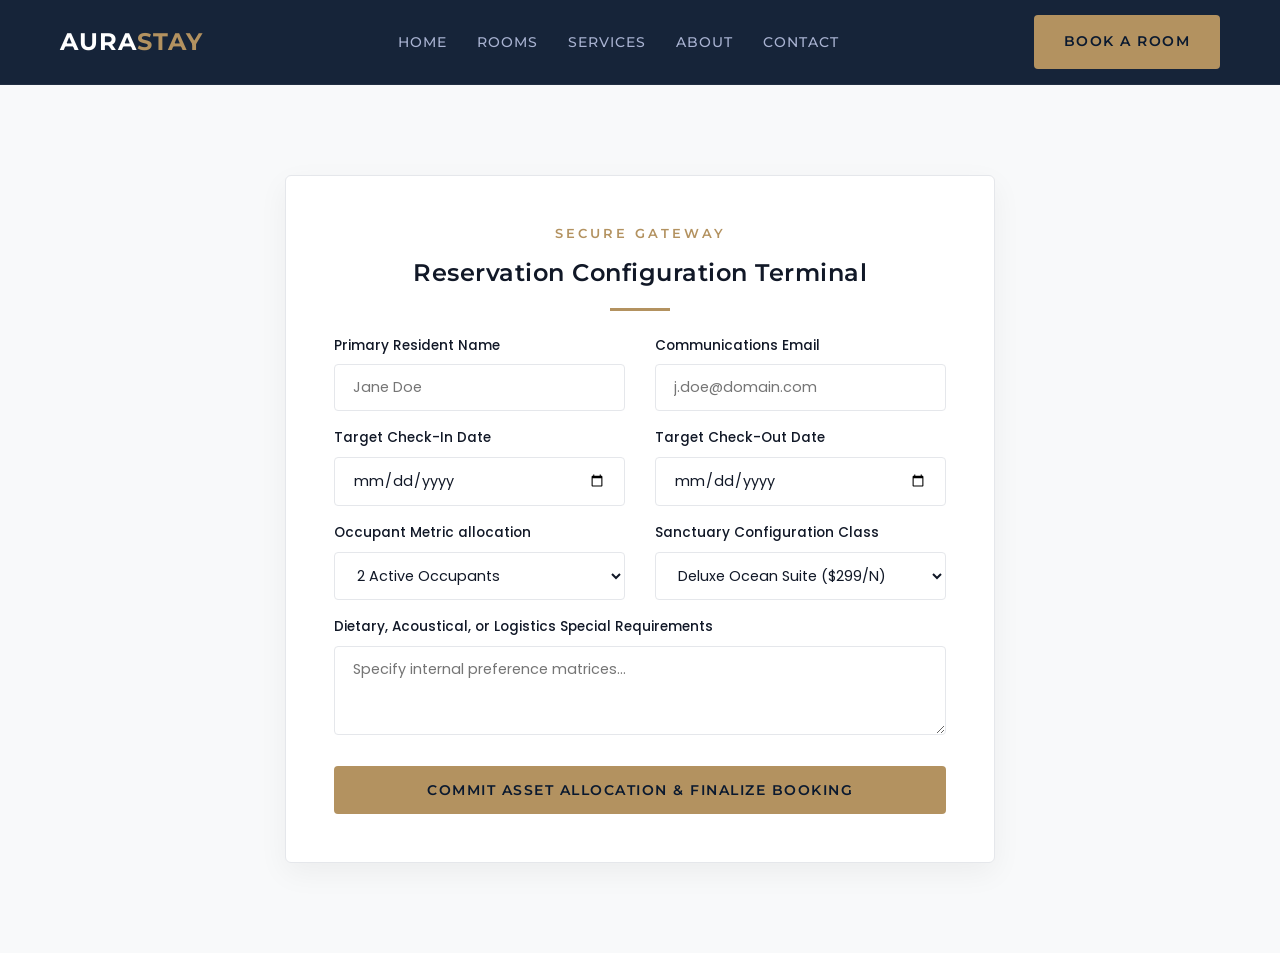
<file: booking.html>
<!DOCTYPE html>
<html lang="en">
<head>
    <meta charset="UTF-8">
    <meta name="viewport" content="width=device-width, initial-scale=1.0">
    <meta name="description" content="Secure reservation configuration terminal. Finalize room dates, occupant levels, and check-in specifications instantly.">
    <title>Reservation Configuration Terminal | Aura Stay</title>
    <link rel="preconnect" href="https://fonts.googleapis.com">
    <link rel="preconnect" href="https://fonts.gstatic.com" crossorigin>
    <link href="https://fonts.googleapis.com/css2?family=Montserrat:wght@300;400;500;600;700&family=Poppins:wght@300;400;500;600&display=swap" rel="stylesheet">
    <link rel="stylesheet" href="https://cdnjs.cloudflare.com/ajax/libs/font-awesome/6.4.0/css/all.min.css">
    <link rel="stylesheet" href="css/style.css">
</head>
<body>

    <div class="preloader" id="preloader"><div class="spinner"></div></div>

    <!-- Header Navbar -->
    <header class="main-header" id="header">
        <div class="container nav-container">
            <a href="index.html" class="logo">AURA<span>STAY</span></a>
            <nav class="navbar" id="navbar">
                <ul class="nav-menu">
                    <li class="nav-item"><a href="index.html" class="nav-link">Home</a></li>
                    <li class="nav-item"><a href="rooms.html" class="nav-link">Rooms</a></li>
                    <li class="nav-item"><a href="services.html" class="nav-link">Services</a></li>
                    <li class="nav-item"><a href="about.html" class="nav-link">About</a></li>
                    <li class="nav-item"><a href="contact.html" class="nav-link">Contact</a></li>
                </ul>
            </nav>
            <div class="header-actions">
                <a href="booking.html" class="btn btn-gold btn-nav active">Book A Room</a>
                <button class="hamburger" id="hamburger" aria-label="Toggle Menu">
                    <span class="bar"></span><span class="bar"></span><span class="bar"></span>
                </button>
            </div>
        </div>
    </header>

    <!-- Main Booking System Module -->
    <section class="section booking-interface-section bg-light" style="min-height: 85vh; display: flex; align-items: center;">
        <div class="container container-narrow">
            <div class="card p-5 shadow-lg scroll-reveal bg-white">
                <div class="text-center mb-4">
                    <span class="sub-title">SECURE GATEWAY</span>
                    <h2>Reservation Configuration Terminal</h2>
                    <div class="divider"></div>
                </div>

                <form id="main-booking-form" novalidate>
                    <div class="grid grid-2">
                        <div class="form-group mb-3">
                            <label for="book_name">Primary Resident Name</label>
                            <input type="text" id="book_name" class="form-control" required placeholder="Jane Doe">
                            <span class="error-msg" id="book_name_err">Name input requires alphabetic strings.</span>
                        </div>
                        <div class="form-group mb-3">
                            <label for="book_email">Communications Email</label>
                            <input type="email" id="book_email" class="form-control" required placeholder="j.doe@domain.com">
                            <span class="error-msg" id="book_email_err">Valid secure email is mandatory.</span>
                        </div>
                    </div>

                    <div class="grid grid-2">
                        <div class="form-group mb-3">
                            <label for="book_checkin">Target Check-In Date</label>
                            <input type="date" id="book_checkin" class="form-control" required>
                            <span class="error-msg" id="book_checkin_err">Check-in date cannot reside in historical values.</span>
                        </div>
                        <div class="form-group mb-3">
                            <label for="book_checkout">Target Check-Out Date</label>
                            <input type="date" id="book_checkout" class="form-control" required>
                            <span class="error-msg" id="book_checkout_err">Check-out target timeline must follow check-in steps.</span>
                        </div>
                    </div>

                    <div class="grid grid-2">
                        <div class="form-group mb-3">
                            <label for="book_guests">Occupant Metric allocation</label>
                            <select id="book_guests" class="form-control">
                                <option value="1">1 Active Occupant</option>
                                <option value="2" selected>2 Active Occupants</option>
                                <option value="3">3 Active Occupants</option>
                                <option value="4">4+ Maximum Threshold</option>
                            </select>
                        </div>
                        <div class="form-group mb-3">
                            <label for="book_tier">Sanctuary Configuration Class</label>
                            <select id="book_tier" class="form-control">
                                <option value="deluxe">Deluxe Ocean Suite ($299/N)</option>
                                <option value="executive">Executive Garden Suite ($450/N)</option>
                                <option value="presidential">Presidential Skyline Penthouse ($1,200/N)</option>
                            </select>
                        </div>
                    </div>

                    <div class="form-group mb-4">
                        <label for="book_notes">Dietary, Acoustical, or Logistics Special Requirements</label>
                        <textarea id="book_notes" rows="3" class="form-control" placeholder="Specify internal preference matrices..."></textarea>
                    </div>

                    <button type="submit" class="btn btn-gold btn-block py-3">Commit Asset Allocation & Finalize Booking</button>
                </form>
            </div>
        </div>
    </section>

    <!-- Success Feedback Global Interaction Modal Component -->
    <div class="modal-overlay" id="success-modal">
        <div class="modal-card text-center">
            <div class="success-icon-animation mb-3"><i class="fas fa-check-circle"></i></div>
            <h3>Reservation Logged Perfectly</h3>
            <p class="my-3">Your transaction tokens have cleared. Check your network routing layers for digital confirmation vouchers within 90 seconds.</p>
            <button class="btn btn-navy btn-sm" id="close-modal-btn">Acknowledge Connection</button>
        </div>
    </div>

    <script src="js/script.js"></script>
</body>
</html>
</file>
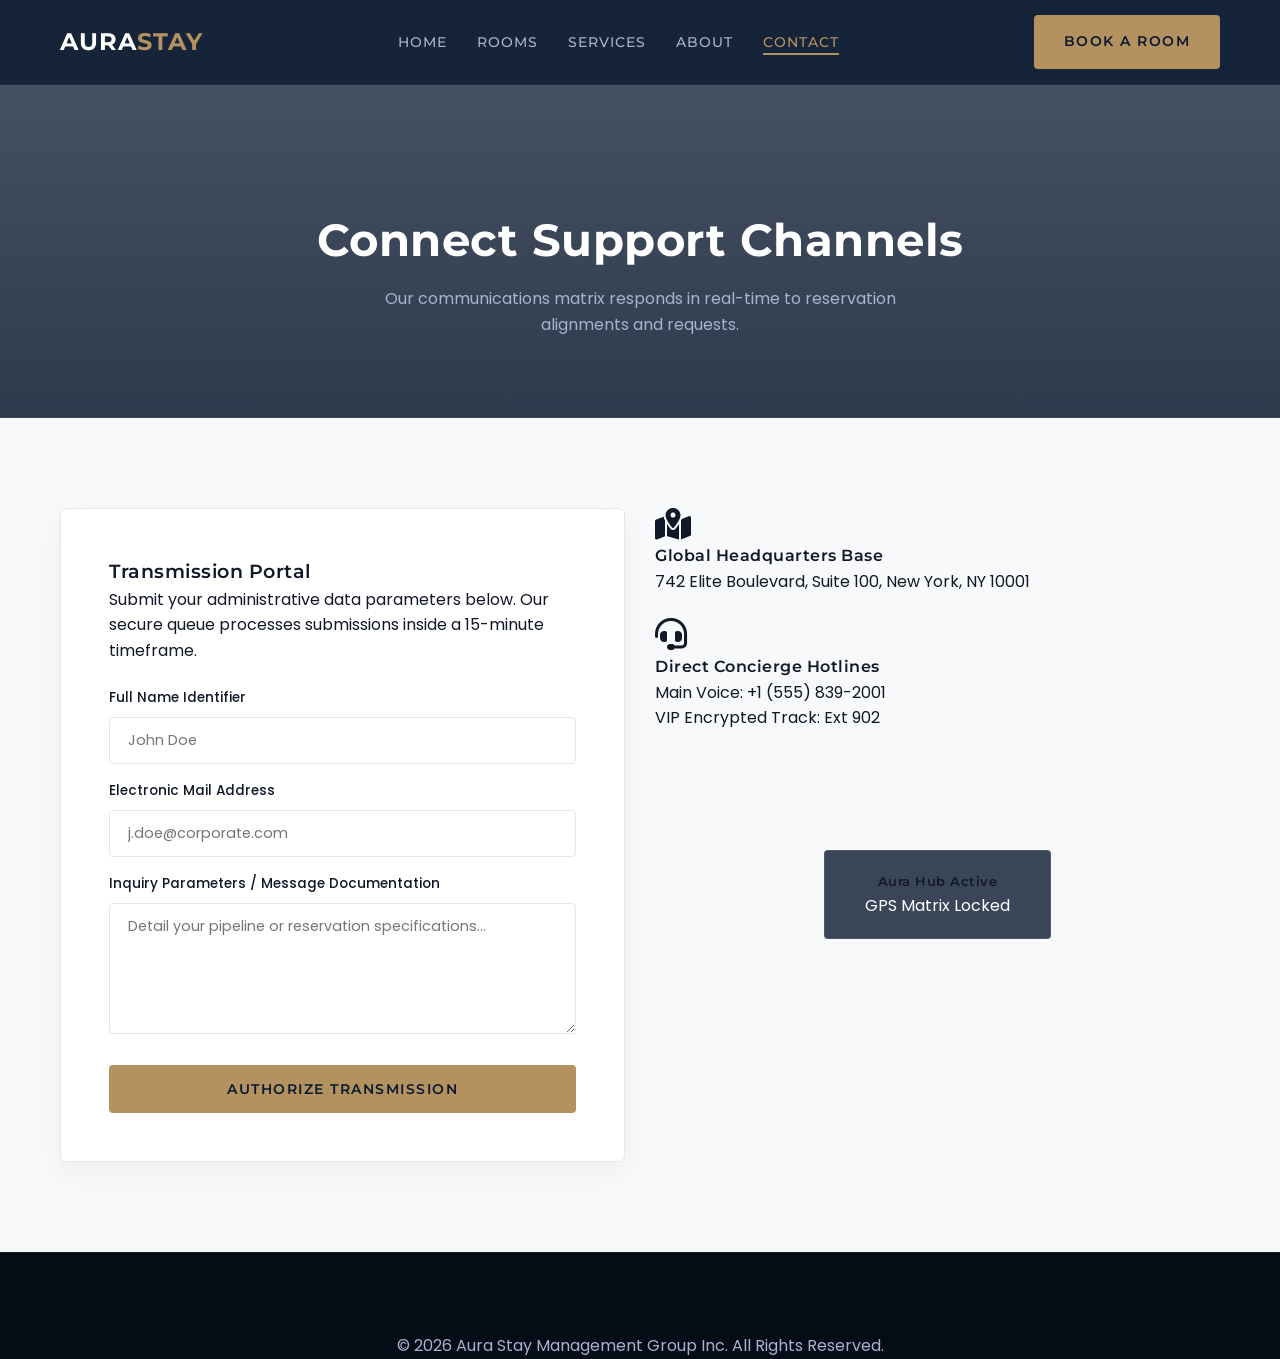
<file: contact.html>
<!DOCTYPE html>
<html lang="en">
<head>
    <meta charset="UTF-8">
    <meta name="viewport" content="width=device-width, initial-scale=1.0">
    <meta name="description" content="Reach our corporate reservations department, access directions, and complete form verifications instantly.">
    <title>Contact Infrastructure & Direct Support | Aura Stay</title>
    <link rel="preconnect" href="https://fonts.googleapis.com">
    <link rel="preconnect" href="https://fonts.gstatic.com" crossorigin>
    <link href="https://fonts.googleapis.com/css2?family=Montserrat:wght@300;400;500;600;700&family=Poppins:wght@300;400;500;600&display=swap" rel="stylesheet">
    <link rel="stylesheet" href="https://cdnjs.cloudflare.com/ajax/libs/font-awesome/6.4.0/css/all.min.css">
    <link rel="stylesheet" href="css/style.css">
</head>
<body>

    <div class="preloader" id="preloader"><div class="spinner"></div></div>

    <!-- Header Navbar -->
    <header class="main-header" id="header">
        <div class="container nav-container">
            <a href="index.html" class="logo">AURA<span>STAY</span></a>
            <nav class="navbar" id="navbar">
                <ul class="nav-menu">
                    <li class="nav-item"><a href="index.html" class="nav-link">Home</a></li>
                    <li class="nav-item"><a href="rooms.html" class="nav-link">Rooms</a></li>
                    <li class="nav-item"><a href="services.html" class="nav-link">Services</a></li>
                    <li class="nav-item"><a href="about.html" class="nav-link">About</a></li>
                    <li class="nav-item"><a href="contact.html" class="nav-link active">Contact</a></li>
                </ul>
            </nav>
            <div class="header-actions">
                <a href="booking.html" class="btn btn-gold btn-nav">Book A Room</a>
                <button class="hamburger" id="hamburger" aria-label="Toggle Menu">
                    <span class="bar"></span><span class="bar"></span><span class="bar"></span>
                </button>
            </div>
        </div>
    </header>

    <!-- Inner Hero Page Title -->
    <section class="inner-hero" style="background-image: linear-gradient(rgba(10, 25, 47, 0.75), rgba(10, 25, 47, 0.85)), url('https://images.unsplash.com/photo-1486406146926-c627a92ad1ab?auto=format&fit=crop&w=1920&q=80');">
        <div class="container text-center">
            <h1>Connect Support Channels</h1>
            <p>Our communications matrix responds in real-time to reservation alignments and requests.</p>
        </div>
    </section>

    <!-- Contact Content Layout Form + Info Maps -->
    <section class="section contact-section">
        <div class="container">
            <div class="grid grid-2">
                <!-- Contact Form Wrapper -->
                <div class="card p-5 scroll-reveal">
                    <h3>Transmission Portal</h3>
                    <p class="mb-4">Submit your administrative data parameters below. Our secure queue processes submissions inside a 15-minute timeframe.</p>
                    
                    <form id="contact-form" novalidate>
                        <div class="form-group mb-3">
                            <label for="contact_name">Full Name Identifier</label>
                            <input type="text" id="contact_name" class="form-control" placeholder="John Doe" required>
                            <span class="error-msg" id="contact_name_err">Name syntax is invalid.</span>
                        </div>
                        <div class="form-group mb-3">
                            <label for="contact_email">Electronic Mail Address</label>
                            <input type="email" id="contact_email" class="form-control" placeholder="j.doe@corporate.com" required>
                            <span class="error-msg" id="contact_email_err">Email format verification failed.</span>
                        </div>
                        <div class="form-group mb-4">
                            <label for="contact_msg">Inquiry Parameters / Message Documentation</label>
                            <textarea id="contact_msg" rows="5" class="form-control" placeholder="Detail your pipeline or reservation specifications..." required></textarea>
                            <span class="error-msg" id="contact_msg_err">Message space cannot remain empty.</span>
                        </div>
                        <button type="submit" class="btn btn-gold btn-block">Authorize Transmission</button>
                    </form>
                </div>

                <!-- Info Cards & Embedded Structural Map -->
                <div class="contact-info-col scroll-reveal">
                    <div class="info-card-strip mb-4">
                        <i class="fas fa-map-marked-alt text-gold fa-2x mr-4"></i>
                        <div>
                            <h4>Global Headquarters Base</h4>
                            <p>742 Elite Boulevard, Suite 100, New York, NY 10001</p>
                        </div>
                    </div>
                    <div class="info-card-strip mb-4">
                        <i class="fas fa-headset text-gold fa-2x mr-4"></i>
                        <div>
                            <h4>Direct Concierge Hotlines</h4>
                            <p>Main Voice: +1 (555) 839-2001 <br>VIP Encrypted Track: Ext 902</p>
                        </div>
                    </div>

                    <!-- Placeholder Graphic Layer representing Geospatial Map System Component -->
                    <div class="map-placeholder-container mt-4">
                        <div class="map-graphic" style="background-image: url('https://images.unsplash.com/photo-1524661135-423995f22d0b?auto=format&fit=crop&w=800&q=80');">
                            <div class="map-glass-card">
                                <h5>Aura Hub Active</h5>
                                <p>GPS Matrix Locked</p>
                            </div>
                        </div>
                    </div>
                </div>
            </div>
        </div>
    </section>

    <!-- Footer -->
    <footer class="main-footer bg-navy text-white">
        <div class="container text-center">
            <p>&copy; 2026 Aura Stay Management Group Inc. All Rights Reserved.</p>
        </div>
    </footer>

    <script src="js/script.js"></script>
</body>
</html>
</file>
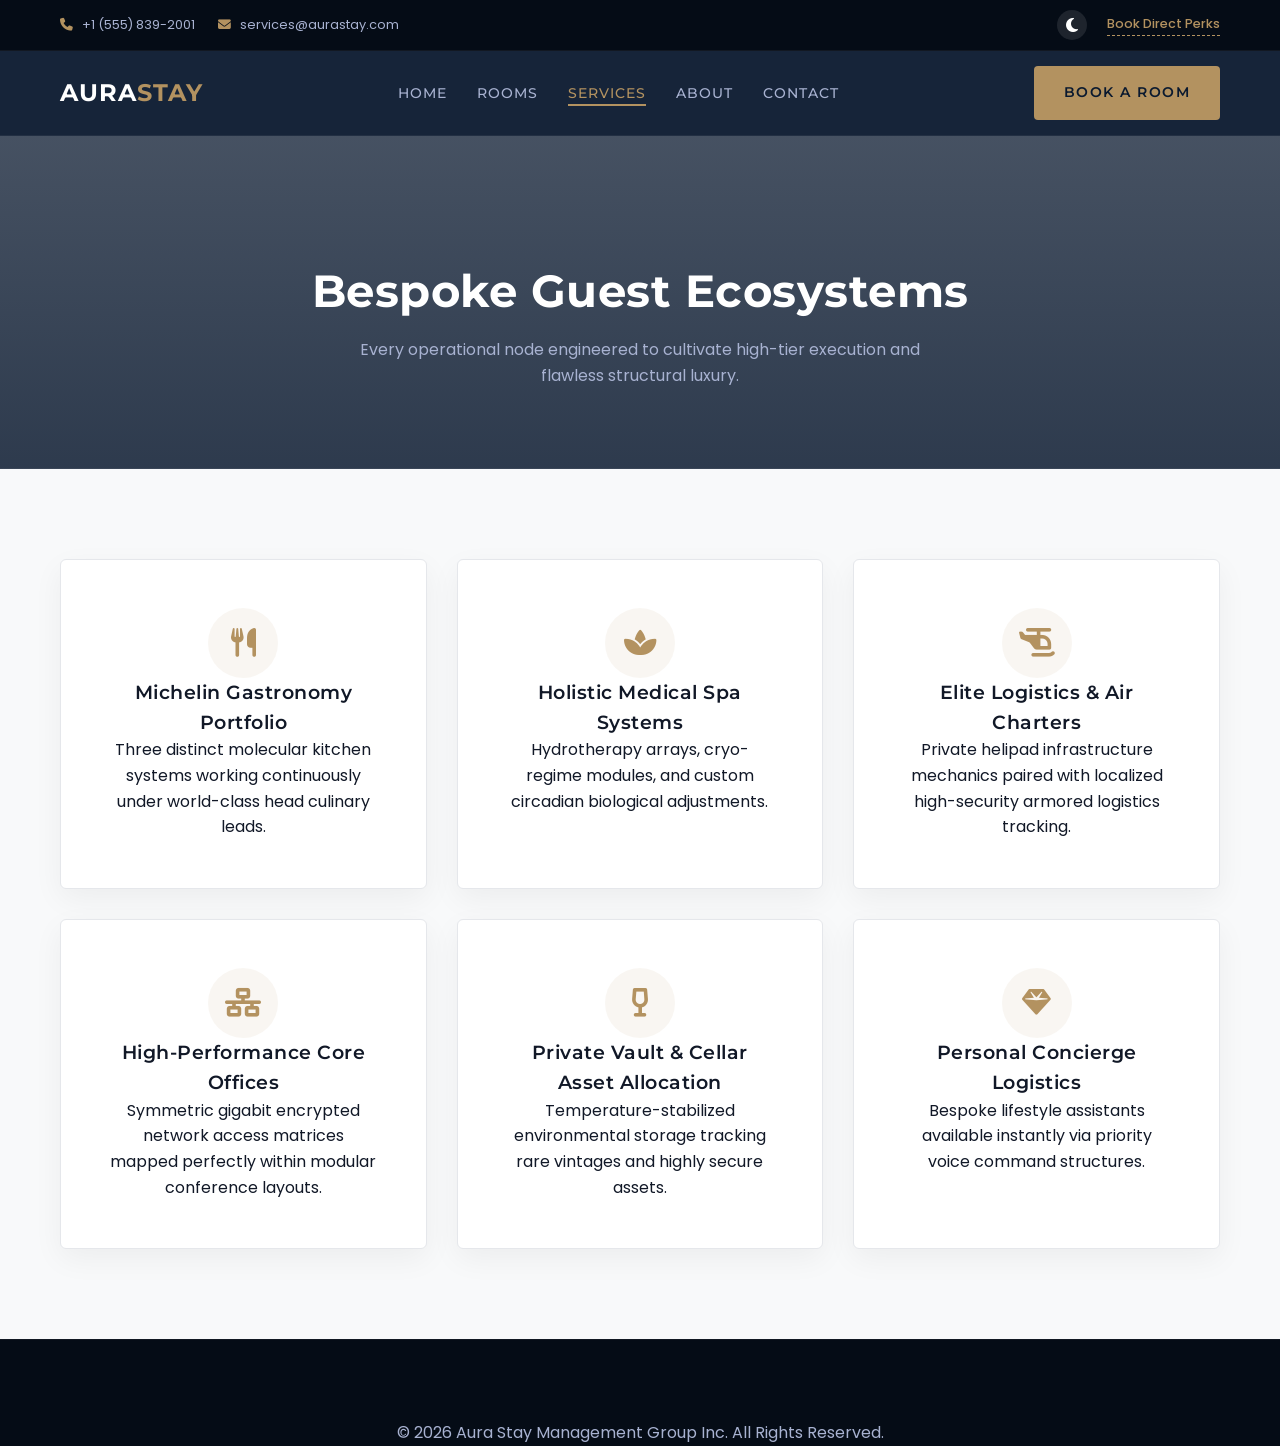
<file: services.html>
<!DOCTYPE html>
<html lang="en">
<head>
    <meta charset="UTF-8">
    <meta name="viewport" content="width=device-width, initial-scale=1.0">
    <meta name="description" content="Discover professional luxury management services, fine dining pipelines, and restorative holistic medical spas at Aura Stay.">
    <title>Bespoke Management & Services | Aura Stay</title>
    <link rel="preconnect" href="https://fonts.googleapis.com">
    <link rel="preconnect" href="https://fonts.gstatic.com" crossorigin>
    <link href="https://fonts.googleapis.com/css2?family=Montserrat:wght@300;400;500;600;700&family=Poppins:wght@300;400;500;600&display=swap" rel="stylesheet">
    <link rel="stylesheet" href="https://cdnjs.cloudflare.com/ajax/libs/font-awesome/6.4.0/css/all.min.css">
    <link rel="stylesheet" href="css/style.css">
</head>
<body>

    <div class="preloader" id="preloader"><div class="spinner"></div></div>

    <!-- Top Bar -->
    <div class="top-bar">
        <div class="container top-bar-container">
            <div class="top-info">
                <span><i class="fas fa-phone"></i> +1 (555) 839-2001</span>
                <span><i class="fas fa-envelope"></i> services@aurastay.com</span>
            </div>
            <div class="top-actions">
                <button id="theme-toggle" class="theme-toggle-btn" aria-label="Toggle Dark Mode"><i class="fas fa-moon"></i></button>
                <a href="booking.html" class="top-cta">Book Direct Perks</a>
            </div>
        </div>
    </div>

    <!-- Header Navbar -->
    <header class="main-header" id="header">
        <div class="container nav-container">
            <a href="index.html" class="logo">AURA<span>STAY</span></a>
            <nav class="navbar" id="navbar">
                <ul class="nav-menu">
                    <li class="nav-item"><a href="index.html" class="nav-link">Home</a></li>
                    <li class="nav-item"><a href="rooms.html" class="nav-link">Rooms</a></li>
                    <li class="nav-item"><a href="services.html" class="nav-link active">Services</a></li>
                    <li class="nav-item"><a href="about.html" class="nav-link">About</a></li>
                    <li class="nav-item"><a href="contact.html" class="nav-link">Contact</a></li>
                </ul>
            </nav>
            <div class="header-actions">
                <a href="booking.html" class="btn btn-gold btn-nav">Book A Room</a>
                <button class="hamburger" id="hamburger" aria-label="Toggle Menu">
                    <span class="bar"></span><span class="bar"></span><span class="bar"></span>
                </button>
            </div>
        </div>
    </header>

    <!-- Inner Hero Banner -->
    <section class="inner-hero" style="background-image: linear-gradient(rgba(10, 25, 47, 0.75), rgba(10, 25, 47, 0.85)), url('https://images.unsplash.com/photo-1414235077428-338989a2e8c0?auto=format&fit=crop&w=1920&q=80');">
        <div class="container text-center">
            <h1>Bespoke Guest Ecosystems</h1>
            <p>Every operational node engineered to cultivate high-tier execution and flawless structural luxury.</p>
        </div>
    </section>

    <!-- Detailed Services Grid -->
    <section class="section services-detailed-grid">
        <div class="container">
            <div class="grid grid-3">
                <!-- Service 1 -->
                <div class="card service-card p-5 text-center scroll-reveal">
                    <div class="service-icon-wrapper mb-4">
                        <i class="fas fa-utensils"></i>
                    </div>
                    <h3>Michelin Gastronomy Portfolio</h3>
                    <p>Three distinct molecular kitchen systems working continuously under world-class head culinary leads.</p>
                </div>

                <!-- Service 2 -->
                <div class="card service-card p-5 text-center scroll-reveal">
                    <div class="service-icon-wrapper mb-4">
                        <i class="fas fa-spa"></i>
                    </div>
                    <h3>Holistic Medical Spa Systems</h3>
                    <p>Hydrotherapy arrays, cryo-regime modules, and custom circadian biological adjustments.</p>
                </div>

                <!-- Service 3 -->
                <div class="card service-card p-5 text-center scroll-reveal">
                    <div class="service-icon-wrapper mb-4">
                        <i class="fas fa-helicopter"></i>
                    </div>
                    <h3>Elite Logistics & Air Charters</h3>
                    <p>Private helipad infrastructure mechanics paired with localized high-security armored logistics tracking.</p>
                </div>

                <!-- Service 4 -->
                <div class="card service-card p-5 text-center scroll-reveal">
                    <div class="service-icon-wrapper mb-4">
                        <i class="fas fa-network-wired"></i>
                    </div>
                    <h3>High-Performance Core Offices</h3>
                    <p>Symmetric gigabit encrypted network access matrices mapped perfectly within modular conference layouts.</p>
                </div>

                <!-- Service 5 -->
                <div class="card service-card p-5 text-center scroll-reveal">
                    <div class="service-icon-wrapper mb-4">
                        <i class="fas fa-wine-glass-alt"></i>
                    </div>
                    <h3>Private Vault & Cellar Asset Allocation</h3>
                    <p>Temperature-stabilized environmental storage tracking rare vintages and highly secure assets.</p>
                </div>

                <!-- Service 6 -->
                <div class="card service-card p-5 text-center scroll-reveal">
                    <div class="service-icon-wrapper mb-4">
                        <i class="fas fa-gem"></i>
                    </div>
                    <h3>Personal Concierge Logistics</h3>
                    <p>Bespoke lifestyle assistants available instantly via priority voice command structures.</p>
                </div>
            </div>
        </div>
    </section>

    <!-- Footer -->
    <footer class="main-footer bg-navy text-white">
        <div class="container text-center">
            <p>&copy; 2026 Aura Stay Management Group Inc. All Rights Reserved.</p>
        </div>
    </footer>

    <script src="js/script.js"></script>
</body>
</html>
</file>
<file: css/style.css>
/* ==========================================================================
   Aura Stay Global Style Sheet Matrix - Premium Light & Dark Contrasts
   ========================================================================== */

:root {
    /* --- LIGHT MODE THEME COLOURS (Premium, Bright & Elegant) --- */
    --primary-navy: #0a192f;
    --secondary-slate: #172a45;
    --bg-light: #f8f9fa;             /* Crisp Light Background */
    --white: #ffffff;                /* Pure White for Cards */
    --text-dark: #111827;            /* Deep High-Contrast Text */
    --text-light: #4b5563;           /* Readable Muted Body Text */
    --accent-gold: #b39260;          /* Classic Champagne Gold */
    --gold-hover: #8f7246;
    
    /* Global Properties */
    --error-red: #dc2626;
    --transition-smooth: all 0.35s cubic-bezier(0.4, 0, 0.2, 1);
    --font-heading: 'Montserrat', sans-serif;
    --font-body: 'Poppins', sans-serif;
    --card-shadow: 0 10px 30px rgba(0, 0, 0, 0.05);
    --glass-bg: rgba(255, 255, 255, 0.85);
    --border-color: #e5e7eb;
}

/* --- DARK MODE THEME COLOURS (Deep, Immersive & Luxurious) --- */
[data-theme="dark"] {
    --bg-light: #070f1e;             /* Ultra Dark Background */
    --white: #0f1b2d;                /* Rich Dark Navy for Cards */
    --text-dark: #f3f4f6;            /* Crisp Bright Text */
    --text-light: #9ca3af;           /* Muted Metallic Grey text */
    --accent-gold: #f3cf9a;          /* Bright Vibrant Gold Accent */
    --gold-hover: #e5b875;
    --card-shadow: 0 15px 40px rgba(0, 0, 0, 0.4);
    --glass-bg: rgba(15, 27, 45, 0.85);
    --border-color: #1e293b;
}

/* Base Normalizations */
* { margin: 0; padding: 0; box-sizing: border-box; }
html { scroll-behavior: smooth; font-size: 16px; width: 100%; max-width: 100%; overflow-x: hidden; }
body { 
    font-family: var(--font-body); 
    color: var(--text-dark); 
    background-color: var(--bg-light); 
    line-height: 1.6; 
    width: 100%;
    max-width: 100%;
    overflow-x: hidden; /* Fixes unexpected horizontal leaks globally */
    transition: background-color 0.4s ease, color 0.4s ease;
}
h1, h2, h3, h4, h5, h6 { font-family: var(--font-heading); font-weight: 600; letter-spacing: 0.5px; color: var(--text-dark); }
a { text-decoration: none; color: inherit; transition: var(--transition-smooth); }
ul { list-style: none; }
img { max-width: 100%; height: auto; display: block; }

/* Structural Container Systems */
.container { width: 100%; max-width: 1200px; margin: 0 auto; padding: 0 20px; }
.container-narrow { max-width: 750px; margin: 0 auto; padding: 0 20px; }
.grid { display: grid; gap: 30px; }
.grid-2 { grid-template-columns: repeat(2, 1fr); }
.grid-3 { grid-template-columns: repeat(3, 1fr); }
.grid-4 { grid-template-columns: repeat(4, 1fr); }
.items-center { align-items: center; }
.text-center { text-align: center; }
.text-white { color: #ffffff !important; }
.gold-text { color: var(--accent-gold) !important; }
.bg-light { background-color: var(--bg-light); }
.bg-dark { background-color: var(--secondary-slate); }
.bg-navy { background-color: #050c16; }
.section { padding: 90px 0; transition: background-color 0.4s ease; }
.mt-3 { margin-top: 1rem; }
.mt-4 { margin-top: 1.5rem; }
.mt-5 { margin-top: 3rem; }
.mb-3 { margin-bottom: 1rem; }
.mb-4 { margin-bottom: 1.5rem; }
.p-5 { padding: 3rem; }
.rounded { border-radius: 8px; }
.shadow { box-shadow: var(--card-shadow); }

/* Component Design Patterns: Buttons */
.btn { display: inline-block; padding: 14px 28px; font-family: var(--font-heading); font-size: 0.85rem; font-weight: 600; text-transform: uppercase; letter-spacing: 1.5px; border-radius: 4px; border: 2px solid transparent; cursor: pointer; transition: var(--transition-smooth); white-space: nowrap; }
.btn-gold { background-color: var(--accent-gold); color: #0a192f; }
.btn-gold:hover { background-color: var(--gold-hover); transform: translateY(-2px); }
.btn-outline { background-color: transparent; border-color: #ffffff; color: #ffffff; }
.btn-outline:hover { background-color: #ffffff; color: #0a192f; }
.btn-navy { background-color: #0a192f; color: #ffffff; }
[data-theme="dark"] .btn-navy { background-color: var(--accent-gold); color: #0a192f; }
.btn-block { width: 100%; text-align: center; white-space: normal; }
.btn-sm { padding: 8px 16px; font-size: 0.75rem; }
.btn-link { font-family: var(--font-heading); color: var(--accent-gold); font-weight: 600; display: inline-flex; align-items: center; gap: 8px; }
.btn-link:hover { color: var(--gold-hover); }

/* Preloader Elements */
.preloader { position: fixed; top:0; left:0; width:100%; height:100%; background: #0a192f; z-index: 9999; display: flex; align-items: center; justify-content: center; transition: opacity 0.5s ease; }
.spinner { width: 50px; height: 50px; border: 3px solid rgba(197, 168, 128, 0.2); border-radius: 50%; border-top-color: var(--accent-gold); animation: spin 1s linear infinite; }
@keyframes spin { to { transform: rotate(360deg); } }

/* Layout Blocks: Headers & Navigation */
.top-bar { background-color: #050c16; padding: 10px 0; font-size: 0.8rem; color: #a8b2d1; border-bottom: 1px solid rgba(255,255,255,0.05); }
.top-bar-container { display: flex; justify-content: space-between; align-items: center; }
.top-info span { margin-right: 20px; }
.top-info i { color: var(--accent-gold); margin-right: 6px; }
.top-actions { display: flex; align-items: center; gap: 20px; }
.theme-toggle-btn { background: transparent; border: none; color: #ffffff; cursor: pointer; font-size: 1rem; width: 30px; height: 30px; display: flex; align-items: center; justify-content: center; border-radius: 50%; background-color: rgba(255,255,255,0.1); }
.top-cta { color: var(--accent-gold); font-weight: 500; border-bottom: 1px dashed var(--accent-gold); }

.main-header { position: sticky; top: 0; left: 0; width: 100%; background-color: rgba(10, 25, 47, 0.95); backdrop-filter: blur(10px); border-bottom: 1px solid rgba(255,255,255,0.05); z-index: 999; padding: 15px 0; transition: var(--transition-smooth); }
.main-header.sticky-active { padding: 10px 0; background-color: #0a192f; box-shadow: 0 10px 30px rgba(0,0,0,0.2); }
.nav-container { display: flex; justify-content: space-between; align-items: center; }
.logo { font-family: var(--font-heading); font-size: 1.5rem; font-weight: 700; color: #ffffff; letter-spacing: 1px; }
.logo span { color: var(--accent-gold); }
.nav-menu { display: flex; gap: 30px; }
.nav-link { font-family: var(--font-heading); font-size: 0.85rem; font-weight: 500; text-transform: uppercase; color: #a8b2d1; letter-spacing: 1px; padding: 5px 0; position: relative; }
.nav-link:hover, .nav-link.active { color: var(--accent-gold); }
.nav-link::after { content: ''; position: absolute; bottom: 0; left: 0; width: 0; height: 2px; background-color: var(--accent-gold); transition: var(--transition-smooth); }
.nav-link:hover::after, .nav-link.active::after { width: 100%; }
.hamburger { display: none; background: transparent; border: none; cursor: pointer; }
.bar { display: block; width: 25px; height: 3px; margin: 5px auto; transition: var(--transition-smooth); background-color: #ffffff; }

/* Hero Presentation Component Structure */
.hero-section { position: relative; height: 85vh; display: flex; align-items: center; justify-content: center; color: #ffffff; overflow: hidden; }
.hero-bg { position: absolute; top:0; left:0; width:100%; height:100%; z-index:-1; }
.hero-overlay { position: absolute; top:0; left:0; width:100%; height:100%; background: linear-gradient(rgba(10,25,47,0.3), #0a192f); z-index: 1; }
.hero-img-placeholder { width:100%; height:100%; background-size: cover; background-position: center; transform: scale(1.05); animation: zoomOut 10s forwards; }
@keyframes zoomOut { to { transform: scale(1); } }
.hero-content h5 { font-size: 0.9rem; letter-spacing: 4px; color: var(--accent-gold); margin-bottom: 15px; }
.hero-content h1 { font-size: 3.5rem; font-weight: 700; line-height: 1.2; margin-bottom: 25px; color: #ffffff; }
.hero-content p { font-size: 1.1rem; max-width: 600px; margin: 0 auto 35px; color: #a8b2d1; }
.hero-btns { display: flex; justify-content: center; gap: 20px; }

/* Inline Check Form Widget Layer */
.quick-booking-container { position: relative; z-index: 10; margin-top: -60px; }
.quick-booking-form { background: rgba(23, 42, 69, 0.9); backdrop-filter: blur(15px); border: 1px solid rgba(255,255,255,0.1); padding: 30px; border-radius: 8px; display: grid; grid-template-columns: repeat(5, 1fr); gap: 20px; align-items: flex-end; box-shadow: 0 20px 40px rgba(0,0,0,0.3); }
.form-group-inline { display: flex; flex-direction: column; gap: 8px; width: 100%; }
.form-group-inline label { font-family: var(--font-heading); font-size: 0.75rem; color: var(--accent-gold); text-transform: uppercase; letter-spacing: 1px; }
.form-group-inline label i { margin-right: 5px; }
.form-group-inline input, .form-group-inline select { background: rgba(10, 25, 47, 0.7); border: 1px solid rgba(255,255,255,0.1); padding: 12px; border-radius: 4px; color: #ffffff; font-family: var(--font-body); outline: none; width: 100%; }

/* UI Modular Elements: Portfolio Room Cards */
.section-header { margin-bottom: 50px; }
.sub-title { font-family: var(--font-heading); font-size: 0.8rem; font-weight: 600; text-transform: uppercase; color: var(--accent-gold); letter-spacing: 3px; display: block; margin-bottom: 10px; }
.section-header h2 { font-size: 2.2rem; position: relative; }
.divider { width: 60px; height: 3px; background-color: var(--accent-gold); margin: 15px auto 0; }

.card { background: var(--white); border-radius: 6px; overflow: hidden; box-shadow: var(--card-shadow); transition: var(--transition-smooth); border: 1px solid var(--border-color); width: 100%; }
.card:hover { transform: translateY(-10px); }
.card-img-wrapper { position: relative; overflow: hidden; height: 240px; }
.card-img-wrapper img { width: 100%; height: 100%; object-fit: cover; transition: var(--transition-smooth); }
.card:hover .card-img-wrapper img { transform: scale(1.1); }
.room-price { position: absolute; bottom: 20px; left: 20px; background-color: #0a192f; color: #ffffff; padding: 8px 16px; font-family: var(--font-heading); font-weight: 600; font-size: 1.1rem; border-left: 3px solid var(--accent-gold); }
.room-price span { font-size: 0.75rem; font-weight: 400; color: #a8b2d1; }
.card-body { padding: 30px; }
.room-meta { display: flex; gap: 20px; font-size: 0.8rem; color: var(--text-light); margin-bottom: 15px; flex-wrap: wrap; }
.room-meta i { color: var(--accent-gold); }
.card-body h3 { font-size: 1.3rem; margin-bottom: 15px; }
.card-body p { font-size: 0.9rem; color: var(--text-light); margin-bottom: 20px; min-height: 60px; }
.card-footer-layout { display: flex; justify-content: space-between; align-items: center; border-top: 1px solid var(--border-color); padding-top: 15px; gap: 10px; }
.rating { font-size: 0.85rem; font-weight: 600; white-space: nowrap; }
.rating i { color: #f1c40f; }
.rating span { font-weight: 400; color: var(--text-light); }

/* Section Feature Blocks & Stat Counters */
.why-feature-item { display: flex; gap: 20px; margin-top: 25px; text-align: left; }
.icon-box { width: 50px; height: 50px; background-color: var(--secondary-slate); border: 1px solid rgba(197,168,128,0.3); border-radius: 4px; display: flex; align-items: center; justify-content: center; color: var(--accent-gold); font-size: 1.3rem; flex-shrink: 0; }
.stats-grid { display: grid; grid-template-columns: repeat(2, 1fr); gap: 20px; width: 100%; }
.stat-card { background: rgba(255,255,255,0.03); border: 1px solid var(--border-color); padding: 40px 20px; text-align: center; border-radius: 4px; }
.stat-card h3 { font-size: 2.5rem; color: var(--accent-gold); margin-bottom: 10px; }
.section-why p { color: #e5e7eb; }

/* Testimonials System Interface */
.slider-container { position: relative; max-width: 800px; margin: 0 auto; overflow: hidden; padding: 20px 0; width: 100%; }
.testimonial-slider { display: flex; transition: transform 0.6s cubic-bezier(0.25, 0.46, 0.45, 0.94); width: 100%; }
.testimonial-slide { min-width: 100%; width: 100%; padding: 40px; text-align: center; opacity: 0; transition: opacity 0.4s; display: none; word-wrap: break-word; }
.testimonial-slide.active { opacity: 1; display: block; }
.quote-icon { font-size: 2.5rem; color: rgba(197, 168, 128, 0.3); margin-bottom: 20px; }
.testimonial-text { font-size: 1.2rem; font-style: italic; margin-bottom: 25px; font-weight: 300; color: var(--text-dark); }
.user-info h4 { font-size: 1rem; }
.user-info span { font-size: 0.8rem; color: var(--accent-gold); }
.slider-controls { display: flex; justify-content: center; gap: 15px; margin-top: 20px; }
.slider-btn { background: var(--white); border: 1px solid var(--border-color); width: 45px; height: 45px; border-radius: 50%; cursor: pointer; display: flex; align-items: center; justify-content: center; transition: var(--transition-smooth); color: var(--text-dark); box-shadow: var(--card-shadow); }
.slider-btn:hover { background: var(--accent-gold); color: #0a192f; }

/* Accordion Components */
.accordion-wrapper { display: flex; flex-direction: column; gap: 15px; width: 100%; }
.accordion-item { border: 1px solid var(--border-color); border-radius: 4px; overflow: hidden; background: var(--white); box-shadow: var(--card-shadow); width: 100%; }
.accordion-header { width: 100%; padding: 22px; text-align: left; background: none; border: none; outline: none; display: flex; justify-content: space-between; align-items: center; font-family: var(--font-heading); font-size: 1rem; font-weight: 600; cursor: pointer; color: var(--text-dark); gap: 15px; }
.accordion-body { max-height: 0; overflow: hidden; transition: max-height 0.35s ease; padding: 0 22px; background: rgba(0,0,0,0.01); }
.accordion-body p { padding-bottom: 22px; font-size: 0.9rem; color: var(--text-light); }
.accordion-item.active .accordion-header i { transform: rotate(45deg); color: var(--accent-gold); }

/* Newsletters Interfaces */
.newsletter-section { padding: 80px 0; background-color: #0b1523; border-top: 1px solid var(--border-color); width: 100%; }
.newsletter-form { display: flex; max-width: 600px; margin: 25px auto 0; gap: 10px; width: 100%; }
.newsletter-form input { flex: 1; padding: 15px 20px; border-radius: 4px; border: 1px solid rgba(255,255,255,0.1); background: rgba(255,255,255,0.05); color: #ffffff; outline: none; width: 100%; }

/* Global Form Validation Element Controllers */
.form-control { width: 100%; padding: 12px 18px; border-radius: 4px; border: 1px solid var(--border-color); background-color: var(--white); color: var(--text-dark); outline: none; font-family: var(--font-body); font-size: 0.9rem; transition: var(--transition-smooth); }
.form-control:focus { border-color: var(--accent-gold); box-shadow: 0 0 0 3px rgba(197,168,128,0.15); }
.form-group { position: relative; text-align: left; width: 100%; }
.form-group label { display: block; margin-bottom: 8px; font-size: 0.85rem; font-weight: 500; color: var(--text-dark); }
.error-msg { font-size: 0.75rem; color: var(--error-red); display: none; margin-top: 5px; }
.form-group.invalid .form-control { border-color: var(--error-red); }
.form-group.invalid .error-msg { display: block; }

/* Portfolio Room Filters Controls */
.filter-controls-group { display: flex; justify-content: center; gap: 15px; flex-wrap: wrap; margin-bottom: 40px; width: 100%; }
.filter-btn { padding: 10px 22px; border-radius: 30px; border: 1px solid var(--border-color); background: var(--white); font-family: var(--font-heading); font-size: 0.8rem; font-weight: 500; cursor: pointer; transition: var(--transition-smooth); color: var(--text-dark); box-shadow: var(--card-shadow); white-space: nowrap; }
.filter-btn.active, .filter-btn:hover { background-color: var(--primary-navy); border-color: var(--primary-navy); color: #ffffff; }
[data-theme="dark"] .filter-btn.active, [data-theme="dark"] .filter-btn:hover { background-color: var(--accent-gold); border-color: var(--accent-gold); color: #0a192f; }
.portfolio-item { transition: opacity 0.4s ease, transform 0.4s ease; }
.portfolio-item.hidden { display: none !important; opacity: 0; transform: scale(0.9); }

/* Inner Subpage Hero Layout Components */
.inner-hero { padding: 120px 0 80px; background-size: cover; background-position: center; color: #ffffff; position: relative; width: 100%; }
.inner-hero h1 { font-size: 2.8rem; font-weight: 700; margin-bottom: 10px; color: #ffffff; }
.inner-hero p { max-width: 600px; margin: 0 auto; color: #a8b2d1; font-size: 1rem; }

/* Service Vector Elements Icons */
.service-icon-wrapper { width: 70px; height: 70px; background-color: rgba(197,168,128,0.1); color: var(--accent-gold); border-radius: 50%; display: flex; align-items: center; justify-content: center; font-size: 1.8rem; margin: 0 auto; transition: var(--transition-smooth); }
.service-card:hover .service-icon-wrapper { background-color: var(--accent-gold); color: #0a192f; transform: rotateY(180deg); }

/* Chronological Milestone Vector Tracks */
.timeline-container { position: relative; max-width: 800px; margin: 0 auto; padding-left: 30px; border-left: 2px solid var(--accent-gold); width: 100%; }
.timeline-event { position: relative; margin-bottom: 40px; text-align: left; width: 100%; }
.timeline-event::before { content: ''; position: absolute; left: -36px; top: 5px; width: 10px; height: 10px; border-radius: 50%; background: var(--accent-gold); border: 4px solid var(--bg-light); transition: var(--transition-smooth); }
.timeline-time { font-family: var(--font-heading); font-weight: 700; font-size: 1.2rem; color: var(--accent-gold); margin-bottom: 5px; }
.timeline-content-box { background: var(--white); padding: 25px; border-radius: 6px; box-shadow: var(--card-shadow); border: 1px solid var(--border-color); width: 100%; }

/* Embedded Pseudo Map System Graphics Framework */
.map-placeholder-container { height: 280px; border-radius: 6px; overflow: hidden; position: relative; width: 100%; }
.map-graphic { width: 100%; height: 100%; background-size: cover; background-position: center; display: flex; align-items: center; justify-content: center; }
.map-glass-card { background: rgba(10,25,47,0.8); backdrop-filter: blur(8px); padding: 20px 40px; border-radius: 4px; border: 1px solid rgba(255,255,255,0.1); color: #ffffff; text-align: center; max-width: 90%; }

/* Core System Layout Interaction Overlays Modals */
.modal-overlay { position: fixed; top:0; left:0; width:100%; height:100%; background: rgba(5, 12, 22, 0.85); backdrop-filter: blur(5px); z-index: 9999; display: flex; align-items: center; justify-content: center; opacity: 0; visibility: hidden; transition: var(--transition-smooth); }
.modal-overlay.active { opacity: 1; visibility: visible; }
.modal-card { background: var(--white); padding: 50px 40px; border-radius: 8px; max-width: 450px; width: 90%; transform: translateY(-30px); transition: var(--transition-smooth); border: 1px solid var(--border-color); box-shadow: var(--card-shadow); }
.modal-overlay.active .modal-card { transform: translateY(0); }
.success-icon-animation i { font-size: 4rem; color: #2ecc71; }

/* Interactive Floating Navigation Nodes */
.back-to-top { position: fixed; bottom: 30px; right: -60px; width: 45px; height: 45px; background-color: var(--accent-gold); color: #0a192f; border-radius: 4px; display: flex; align-items: center; justify-content: center; cursor: pointer; border: none; outline: none; z-index: 99; transition: var(--transition-smooth); box-shadow: 0 10px 20px rgba(0,0,0,0.2); }
.back-to-top.visible { right: 30px; }

/* Operational Core Engine Structural Footer System */
.main-footer { padding: 80px 0 0; background-color: #050c16; border-top: 1px solid rgba(255,255,255,0.05); width: 100%; }
.main-footer p { color: #a8b2d1; }
.footer-col { width: 100%; }
.footer-col h4 { color: #ffffff; font-size: 1.1rem; margin-bottom: 25px; position: relative; padding-bottom: 10px; }
.footer-col h4::after { content: ''; position: absolute; bottom: 0; left: 0; width: 35px; height: 2px; background-color: var(--accent-gold); }
.footer-links li { margin-bottom: 12px; }
.footer-links a { color: #a8b2d1; font-size: 0.9rem; display: inline-block; transition: var(--transition-smooth); }
.footer-links a:hover { color: var(--accent-gold); padding-left: 5px; }
.social-links a { display: inline-flex; width: 40px; height: 40px; background: rgba(255,255,255,0.03); border: 1px solid rgba(255,255,255,0.08); align-items: center; justify-content: center; border-radius: 4px; margin-right: 10px; color: #a8b2d1; }
.social-links a:hover { background-color: var(--accent-gold); color: #0a192f; }
.footer-bottom { border-top: 1px solid rgba(255,255,255,0.05); padding: 30px 0; margin-top: 60px; font-size: 0.85rem; color: #a8b2d1; }

/* Animation Classes Used Via JS Scroll Engine */
.scroll-reveal { opacity: 0; transform: translateY(30px); transition: opacity 0.8s ease, transform 0.8s ease; }
.scroll-reveal.revealed { opacity: 1; transform: translateY(0); }

/* ==========================================================================
   Responsive Breakpoint Architecture Framework Matrix
   ========================================================================== */
@media (max-width: 1140px) {
    .container { padding: 0 30px; }
    .grid-4 { grid-template-columns: repeat(2, 1fr); }
}

@media (max-width: 1024px) {
    .grid-4 { grid-template-columns: repeat(2, 1fr); }
    .quick-booking-form { grid-template-columns: repeat(3, 1fr); }
    .hero-content h1 { font-size: 2.8rem; }
}

@media (max-width: 768px) {
    /* Layout stacks */
    .grid-4, .grid-3, .grid-2 { grid-template-columns: 1fr; }
    
    /* Stats column adjustment */
    .stats-grid { grid-template-columns: 1fr; }
    
    /* Booking engine responsive realignment */
    .quick-booking-form { grid-template-columns: 1fr; margin-top: 0; padding: 25px; gap: 15px; }
    .quick-booking-container { margin-top: 0; padding: 0 20px; }
    
    /* Typography compression */
    .hero-content h1 { font-size: 2.2rem; }
    .section-header h2 { font-size: 1.8rem; }
    .section { padding: 60px 0; }
    
    /* Header structures */
    .top-bar { display: none; }
    .hamburger { display: block; z-index: 1000; }
    .hamburger.active .bar:nth-child(2) { opacity: 0; }
    .hamburger.active .bar:nth-child(1) { transform: translateY(8px) rotate(45deg); }
    .hamburger.active .bar:nth-child(3) { transform: translateY(-8px) rotate(-45deg); }
    
    /* Mobile drawer navigation system */
    .navbar { position: fixed; top: 0; right: -100%; width: 80%; max-width: 320px; height: 100vh; background-color: #0a192f; box-shadow: -10px 0 30px rgba(0,0,0,0.3); transition: var(--transition-smooth); padding: 100px 40px; z-index: 999; }
    .navbar.active { right: 0; }
    .nav-menu { flex-direction: column; gap: 25px; }
    .btn-nav { display: none; }
    
    /* Element optimization */
    .hero-btns { flex-direction: column; gap: 12px; width: 100%; max-width: 300px; margin: 0 auto; }
    .btn { width: 100%; text-align: center; }
    .testimonial-slide { padding: 20px 10px; }
    .newsletter-form { flex-direction: column; gap: 12px; }
    .footer-bottom .top-bar-container { flex-direction: column; gap: 10px; text-align: center; }
}

@media (max-width: 480px) {
    .hero-content h1 { font-size: 1.8rem; }
    .card-body { padding: 20px; }
    .room-price { font-size: 1rem; padding: 6px 12px; }
    input, select, textarea, button { font-size: 16px !important; } /* Stops native iOS input zoom text shifting */
}
</file>
